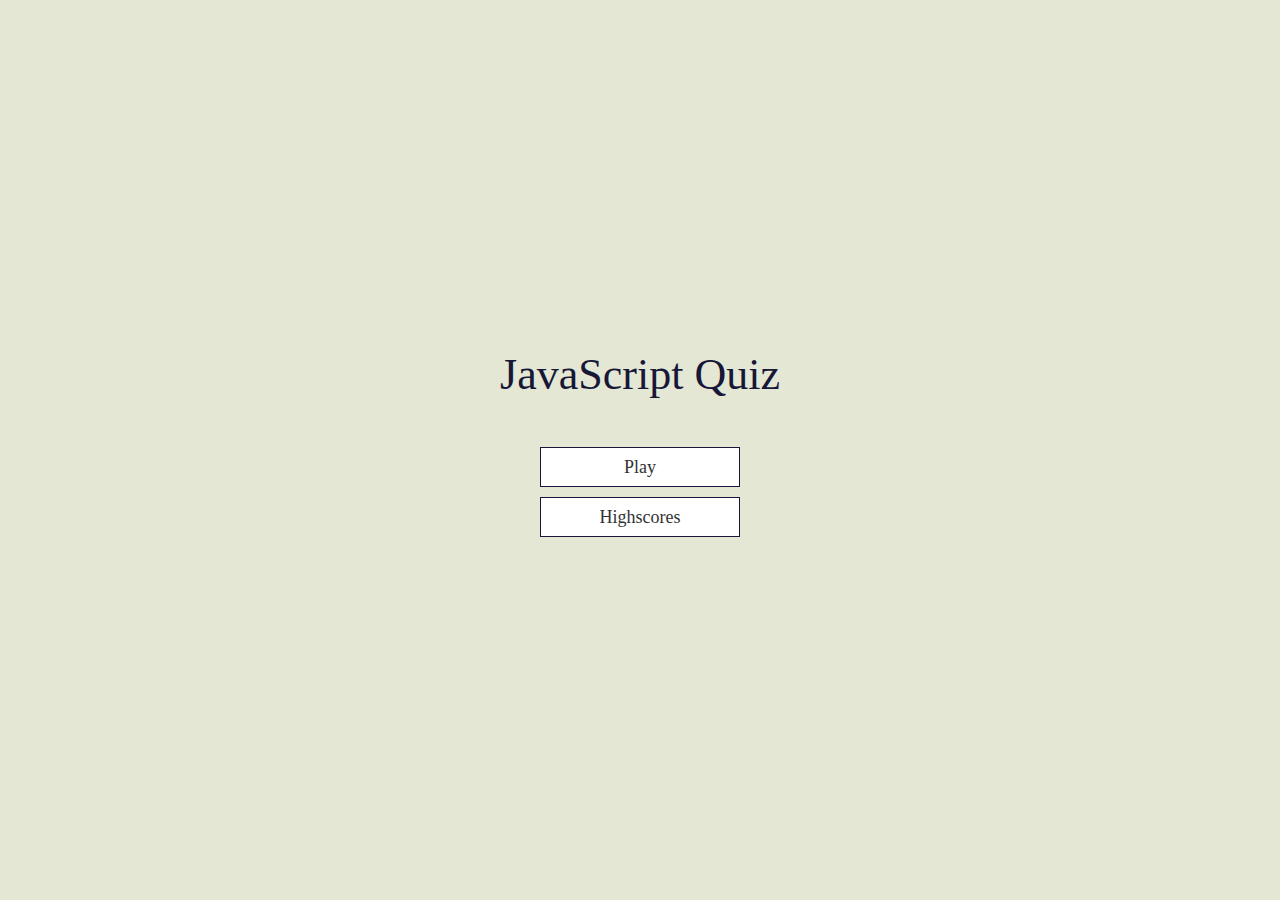
<file: index.html>
<!DOCTYPE html>
<html lang="en">
<head>
    <meta charset="UTF-8">
    <meta http-equiv="X-UA-Compatible" content="IE=edge">
    <meta name="viewport" content="width=device-width, initial-scale=1.0">
    <link rel="stylesheet" href="./assets/css/reset/reset.css">
    <link rel="stylesheet" href="./assets/css/style.css">
    <title>Document</title>
</head>
<body>
    
    <div class="container">
        <div id="home" class="flex-center flex-column">
            <div class="form-animate flex-center flex-column">
                <h1>JavaScript Quiz</h1>
                <a href="./pages/game.html" id="playBtn" class="btn">Play</a>
                <a href="./pages/highScore.html" class="btn">Highscores</a>
            </div>
        </div>
    </div>

    <script src="./assets/script/script.js"></script>
</body>
</html>
</file>
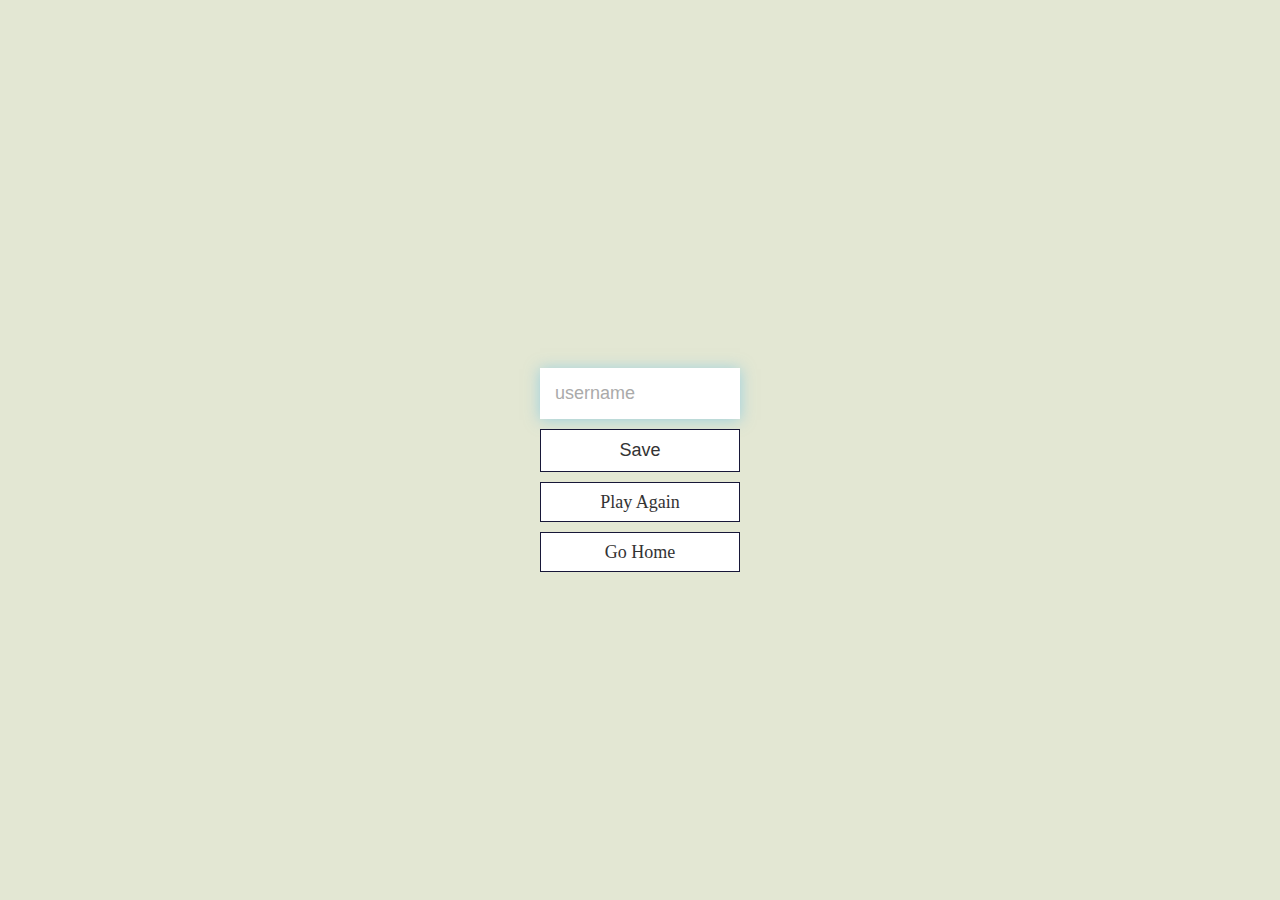
<file: end.html>
<!DOCTYPE html>
<html lang="en">
<head>
    <meta charset="UTF-8">
    <meta http-equiv="X-UA-Compatible" content="IE=edge">
    <meta name="viewport" content="width=device-width, initial-scale=1.0">
    <link rel="stylesheet" href="./assets/css/reset/reset.css">
    <link rel="stylesheet" href="./assets/css/style.css">
    <title>Document</title>
</head>
<body>
    
    <div class="container">
        <div id="end" class="flex-center flex-column">
            <h1 id="finalScore"></h1>
            <form>
                <input 
                    type="text" 
                    name="username" 
                    id="username" 
                    placeholder="username">
                <button 
                    type="button"
                    class="btn"
                    id="saveScoreBtn"
                    onclick="saveHighScore(event)"
                    disabled
                >
                    Save
                </button>
            </form>
            <a href="/game.html" class="btn">Play Again</a>
            <a href="/index.html" class="btn">Go Home</a>
        </div>
        
    </div>


    <script src="./assets/script/end.js"></script>
</body>
</html>
</file>
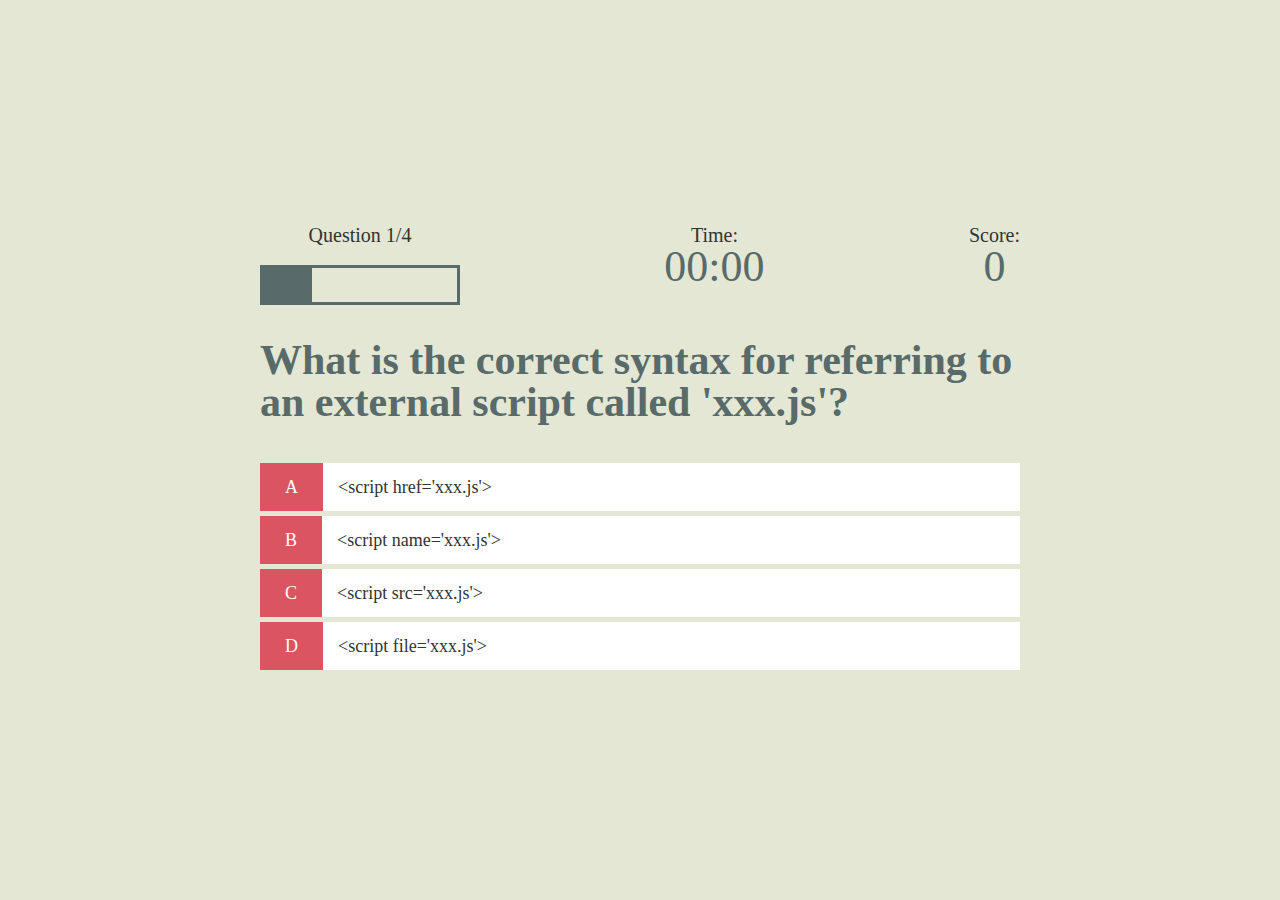
<file: game.html>
<!DOCTYPE html>
<html lang="en">
<head>
    <meta charset="UTF-8">
    <meta http-equiv="X-UA-Compatible" content="IE=edge">
    <meta name="viewport" content="width=device-width, initial-scale=1.0">
    <link rel="stylesheet" href="./assets/css/reset/reset.css">
    <link rel="stylesheet" href="./assets/css/style.css">
    <link rel="stylesheet" href="./assets/css/game.css">
    <title>Document</title>
</head>
<body>
    <div class="container">
        <div id="game" class="justify-center flex-center">
            <div id="hud">
                <div id="hud-item">
                    <p id="progessText" class="hud-prefix">
                        Question:
                    </p>
                <div id="progressBar">
                    <div id="progressBarFull"></div>
                </div>
                </div>
                <div id="hud">
                    <div id="hud-item">
                        <p class="hud-prefix">Time:</p>
                        <h1 class="hud-main-text" id="time">00:00</h1>
                    </div>
                    <h2 class="animate hidden" id="sub" >-5</h2>
                </div>
                <div id="hud">
                    <div id="hud-item">
                        <p class="hud-prefix">
                            Score:
                        </p>
                        <h1 class="hud-main-text" id="score">
                            0
                        </h1>
                    </div>
                </div>
            </div>
            <h2 id="question">Question</h2>
            <div class="choice-container">
                <p class="choice-prefix">A</p>
                <p class="choice-text" data-number="1">Choice 1</p>
            </div>
            <div class="choice-container">
                <p class="choice-prefix">B</p>
                <p class="choice-text" data-number="2">Choice 2</p>
            </div>
            <div class="choice-container">
                <p class="choice-prefix">C</p>
                <p class="choice-text" data-number="3">Choice 3</p>
            </div>
            <div class="choice-container">
                <p class="choice-prefix">D</p>
                <p class="choice-text" data-number="4">Choice 4</p>
            </div>
        </div>
    </div>

    <script src="./assets/script/script.js"></script>
</body>
</html>
</file>
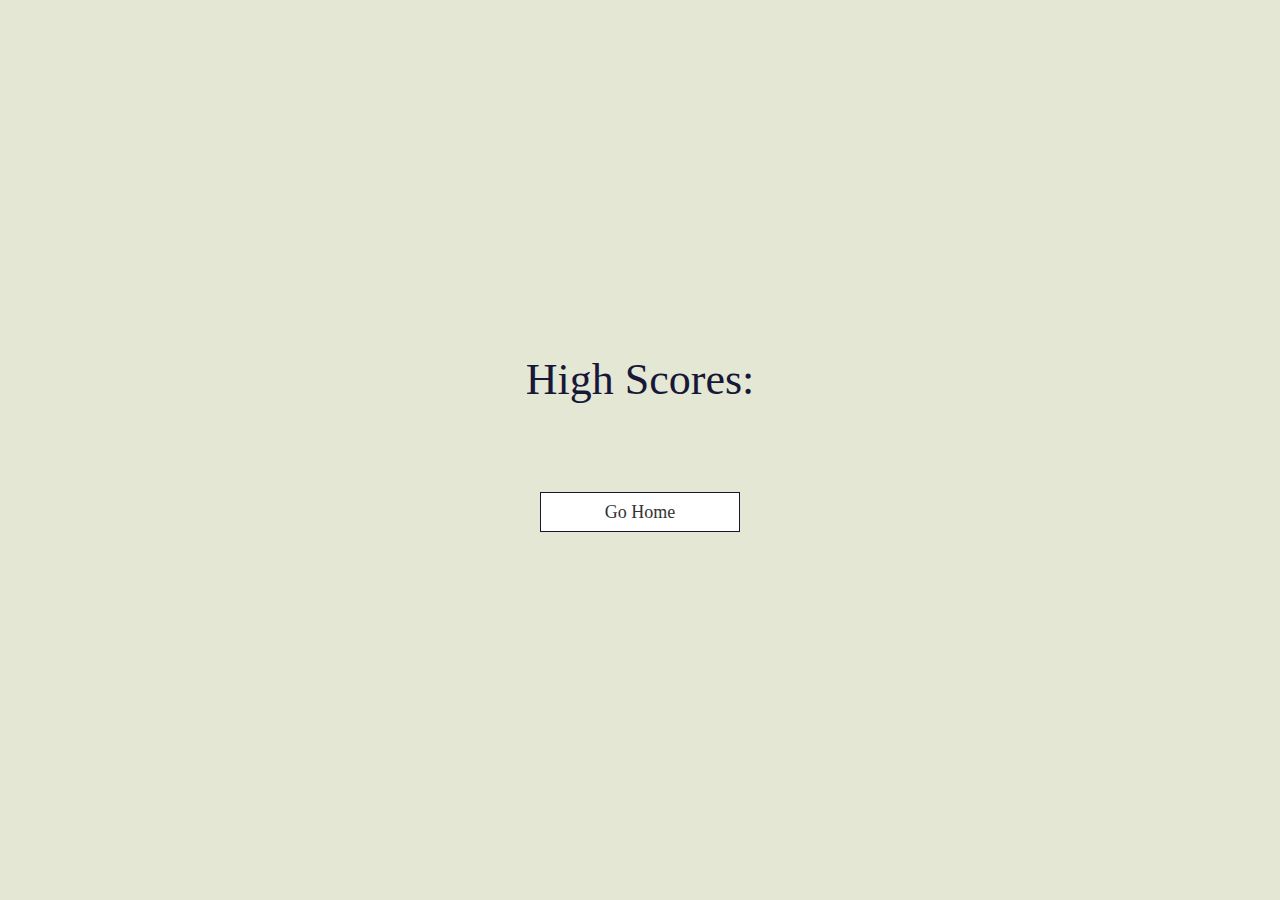
<file: highScore.html>
<!DOCTYPE html>
<html lang="en">
<head>
    <meta charset="UTF-8">
    <meta http-equiv="X-UA-Compatible" content="IE=edge">
    <meta name="viewport" content="width=device-width, initial-scale=1.0">
    <link rel="stylesheet" href="./assets/css/reset/reset.css">
    <link rel="stylesheet" href="./assets/css/style.css">
    <link rel="stylesheet" href="./assets/css/highscores.css">
    <title>highscore</title>
</head>
<body>
    <div class="container">
        <div id="highScore" class="flex-center flex-column">
            <h1 id="finalScore">High Scores:</h1>
            <ul id="highScoresList"></ul>
            <a href="/" class="btn">Go Home</a>
        </div>
    </div>

    <script src="./assets/script/highscores.js"></script>
</body>
</html>
</file>
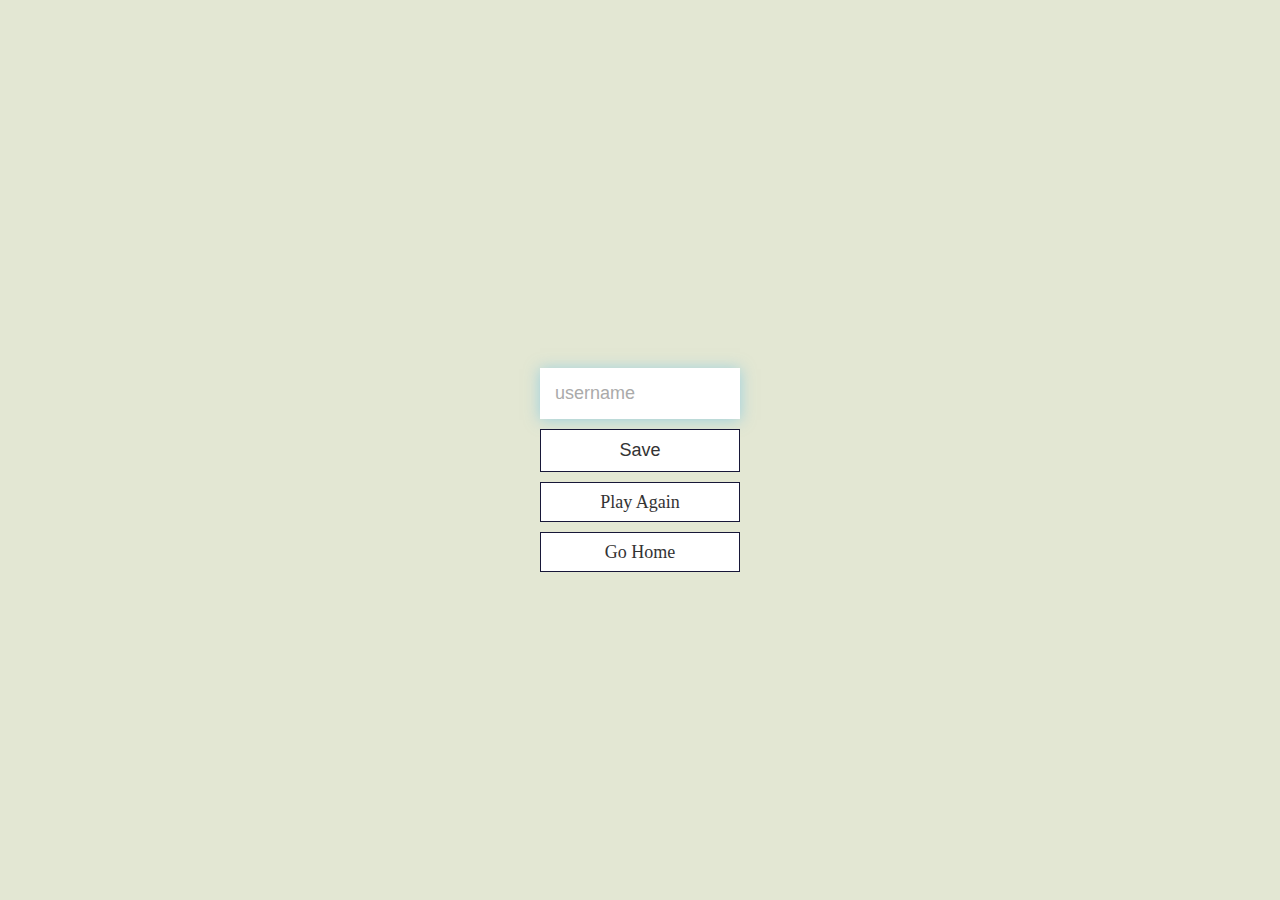
<file: pages/end.html>
<!DOCTYPE html>
<html lang="en">
<head>
    <meta charset="UTF-8">
    <meta http-equiv="X-UA-Compatible" content="IE=edge">
    <meta name="viewport" content="width=device-width, initial-scale=1.0">
    <link rel="stylesheet" href="../assets/css/reset/reset.css">
    <link rel="stylesheet" href="../assets/css/style.css">
    <title>Document</title>
</head>
<body>
    
    <div class="container">
        <div id="end" class="flex-center flex-column">
            <h1 id="finalScore"></h1>
            <form>
                <input 
                    type="text" 
                    name="username" 
                    id="username" 
                    placeholder="username">
                <button 
                    type="button"
                    class="btn"
                    id="saveScoreBtn"
                    onclick="saveHighScore(event)"
                    disabled
                >
                    Save
                </button>
            </form>
            <a href="./game.html" class="btn">Play Again</a>
            <a href="../index.html" class="btn">Go Home</a>
        </div>
        
    </div>


    <script src="../assets/script/end.js"></script>
</body>
</html>
</file>
<file: assets/css/style.css>
:root {
    background-color: #E3E7D3;
    font-size: 62.5%;
}

*{
    box-sizing: border-box;
    font-family: Arial, Helvetica, sans-serif;
    margin: 0;
    padding: 0;
    color: #333;
}
/* ADDING SPACING TO THE TAGS */
h1,
h2,
h3,
h4{
    margin-bottom: 1rem;
}

/* FONT SIZE COLOR AND SPACING */
h1{
    font-size: 4.4rem;
    color: #171738;
    margin-bottom: 5rem;
}

h1 > span {
    font-size: 2.4rem;
    font-weight: 500;
}

h2 {
    font-size: 4.2rem;
    margin-bottom: 4rem;
    font-weight: 700;
}
h3 {
    font-size: 2.8rem;
    font-weight: 700;
}


/* UTILITIES */
/* page layout and centering */
/* some animations */

.container {
    width: 100vh;
    height: 100vh;
    display: flex;
    justify-content: center;
    align-items: center;
    max-width: 80rem;
    margin: auto;
    padding: 2rem;
}

.container > * {
    width: 100%;
}

.flex-column {
    display: flex;
    flex-direction: column;
}

.flex-center {
    justify-content: center;
    align-items: center;
}

.text-center{
    text-align: center;
}

.hidden {
    display: none;
}

/* BUTTONS */

.btn {
    font-size: 1.8rem;
    padding: 1rem 0;
    width: 20rem;
    text-align: center;
    border: 0.1rem solid #171738;
    margin-bottom: 1rem;
    text-decoration: none;
    background-color: white;
}

.btn:hover{
    cursor: pointer;
    box-shadow: 0 0.4rem 1.4rem 0 rgba(23, 23, 56, 0.5);
    transform: translateY(-0.1rem);
    transition: transform  150ms;
}

.btn[disabled]:hover {
    cursor: not-allowed;
    box-shadow: none;
    transform: none;
}

/* FORMS */

form {
    width: 100%;
    display: flex;
    flex-direction: column;
    align-items: center;
}

input {
    margin-bottom: 1rem;
    width: 20rem;
    padding: 1.5rem;
    font-size: 1.8rem;
    border: none;
    box-shadow: 0 0.1rem 1.4rem 0 rgba(86, 185, 235, 0.5);
}

input::placeholder {
    color: #aaa;
}
</file>
<file: assets/css/game.css>
/*  Spacing between choices
    Allow choices to take up the full container
    Set font-size
    Border for each choice with some transparancy 
    background color for the choices    */

.choice-container {
    display: flex;
    margin-bottom: 0.5rem;
    width: 100%;
    font-size: 1.8rem;
    box-shadow: 0 0.4rem 1.4rem 0 rgba(88, 106, 106 0.5);
    background-color: white;
}

/*  When cursor is hovering over choices 
    makes cursor a pointer
    glow the box light blue with a transparancy
    some animation so choices appear 3D  */

.choice-container:hover {
    cursor: pointer;
    box-shadow: 0 0.4rem 1.4rem 0 rgba(23, 23, 56, 0.5);
    transform: translateY(-0.1rem);
    transition: transform 150ms;
}

/*  making the choices tiles
    background light blue color
    text white */

.choice-prefix {
    padding: 1.5rem 2.5rem;
    background-color: #DB5461;
    color: white;
}

/*  positioning for choices text    */

.choice-text {
    padding: 1.5rem;
    width: 100%;
}

.correct{
    background-color: #28a745;
}
.incorrect{
    background-color: #dc3545;
}

/* HUD */

#hud{
    display: flex;
    justify-content: space-between;
    
}

.hud-prefix {
    text-align: center;
    font-size: 2rem;
}

.hud-main-text{
    text-align: center;
    color: #586A6A;
}

.red {
    color: #dc3545;
}

/* TIMER ANIMATION */

.animate{
    text-align: center;
    font-size: 3.4rem;
    animation: 1s ease-in-out slideup;;
}

@keyframes slideup{
    from{
        margin-top: 25%;
    }
    to{
        margin-bottom: 0%;
    }
}

/* PROGRESS BAR */

#progressBar{
    width: 20rem;
    height: 4rem;
    border: 0.3rem solid #586A6A;
    margin-top: 2rem;
}

#progressBarFull{
    height: 3.4rem;
    background-color: #586A6A;
    width: 0%;
}

#question {
    color: #586A6A;
}
</file>
<file: assets/css/highscores.css>
#highScoresList {
    list-style: none;
    padding-left: 0;
    margin-bottom: 4rem;
}

.high-score {
    font-size: 2.8rem;
    margin-bottom: 0.5rem;
}

.high-score:hover {
    transform: scale(1.025);
}
</file>
